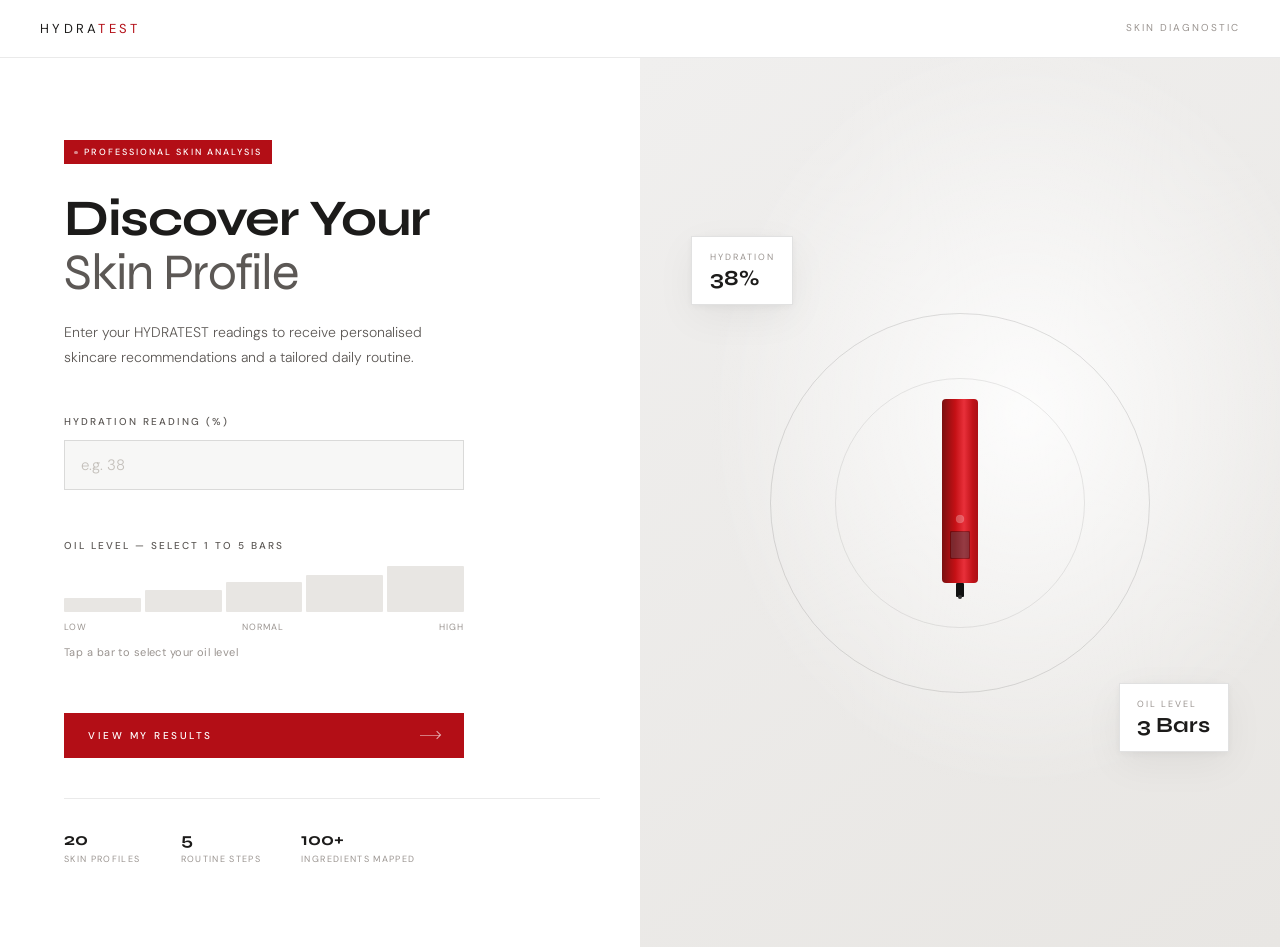
<file: index.html>
<!DOCTYPE html>
<html lang="en">
<head>
  <meta charset="UTF-8">
  <meta name="viewport" content="width=device-width, initial-scale=1.0">
  <title>HYDRATEST — Skin Diagnostic</title>
  <meta name="description" content="Enter your HYDRATEST readings to receive personalised skincare recommendations and routine guidance.">
  <link rel="preconnect" href="https://fonts.googleapis.com">
  <link href="https://fonts.googleapis.com/css2?family=DM+Sans:ital,opsz,wght@0,9..40,200;0,9..40,300;0,9..40,400;0,9..40,500;1,9..40,200&family=Syne:wght@400;500;600;700;800&display=swap" rel="stylesheet">
  <link rel="stylesheet" href="src/styles/global.css">
  <link rel="stylesheet" href="src/styles/home.css">
</head>
<body>
 
  <nav class="nav">
    <a class="logo" href="/">
      <span class="logo-product">HYDRA<span>TEST</span></span>
    </a>
    <div class="nav-right">Skin Diagnostic</div>
  </nav>
 
  <div class="hero">
 
    <!-- Left: form -->
    <div class="hero-left">
      <div class="fade-seq">
        <div class="red-tag">Professional Skin Analysis</div>
        <h1 class="hero-heading">Discover Your<br><em>Skin Profile</em></h1>
        <p class="hero-desc">Enter your HYDRATEST readings to receive personalised skincare recommendations and a tailored daily routine.</p>
 
        <form class="form-wrap" id="diagnostic-form" novalidate>
 
          <div class="form-field">
            <label class="form-label" for="hydration-input">Hydration Reading (%)</label>
            <input
              type="number"
              id="hydration-input"
              class="form-input"
              placeholder="e.g. 38"
              min="0" max="100"
              inputmode="numeric"
              autocomplete="off"
            >
            <div class="form-error" id="hydration-error" role="alert"></div>
          </div>
 
          <div class="form-field">
            <label class="form-label" id="oil-label">Oil Level — Select 1 to 5 Bars</label>
            <div class="oil-bars-wrap" role="group" aria-labelledby="oil-label">
              <div class="oil-bars" id="oil-bars">
                <button class="oil-bar-btn" data-bar="1" type="button" aria-label="1 bar — Low"></button>
                <button class="oil-bar-btn" data-bar="2" type="button" aria-label="2 bars — Medium"></button>
                <button class="oil-bar-btn" data-bar="3" type="button" aria-label="3 bars — Normal"></button>
                <button class="oil-bar-btn" data-bar="4" type="button" aria-label="4 bars — Normal/High"></button>
                <button class="oil-bar-btn" data-bar="5" type="button" aria-label="5 bars — High"></button>
              </div>
              <div class="oil-scale">
                <span>Low</span>
                <span>Normal</span>
                <span>High</span>
              </div>
              <div class="oil-reading" id="oil-reading">Tap a bar to select your oil level</div>
              <div class="form-error" id="oil-error" role="alert"></div>
            </div>
          </div>
 
          <button class="cta-btn" id="submit-btn" type="submit">
            <span>View My Results</span>
            <div class="cta-arrow"></div>
          </button>
 
        </form>
 
        <div class="trust-strip">
          <div class="trust-item">
            <div class="trust-num">20</div>
            <div class="trust-label">Skin Profiles</div>
          </div>
          <div class="trust-item">
            <div class="trust-num">5</div>
            <div class="trust-label">Routine Steps</div>
          </div>
          <div class="trust-item">
            <div class="trust-num">100+</div>
            <div class="trust-label">Ingredients Mapped</div>
          </div>
        </div>
      </div>
    </div>
 
    <!-- Right: device visual -->
    <div class="hero-right" aria-hidden="true">
      <div class="hero-circle"></div>
      <div class="hero-circle-2"></div>
      <div class="hero-right-inner">
        <div class="hero-device">
          <svg id="hydratest-device" width="52" height="200" viewBox="0 0 52 200" fill="none" xmlns="http://www.w3.org/2000/svg" aria-hidden="true">
            <defs>
              <linearGradient id="deviceGrad" x1="8" y1="0" x2="52" y2="0" gradientUnits="userSpaceOnUse">
                <stop offset="0%"   stop-color="#7A1010"/>
                <stop offset="30%"  stop-color="#C41015"/>
                <stop offset="50%"  stop-color="#E8303A"/>
                <stop offset="70%"  stop-color="#C01218"/>
                <stop offset="100%" stop-color="#8A0E12"/>
              </linearGradient>
            </defs>
 
            <!-- Body — full height, no cap -->
            <rect x="8" y="0" width="36" height="184" rx="4" fill="url(#deviceGrad)"/>
 
            <!-- Button — above screen -->
            <circle cx="26" cy="120" r="4" fill="rgba(255,255,255,0.25)" stroke="rgba(255,255,255,0.15)" stroke-width="0.5"/>
 
            <!-- Screen bezel -->
            <rect x="16" y="132" width="20" height="28" rx="1" fill="rgba(0,0,0,0.35)"/>
            <!-- Screen glass -->
            <rect x="17" y="133" width="18" height="26" rx="1" fill="rgba(150,220,240,0.15)"/>
 
            <!-- Bars — upside down pyramid, smallest at bottom, widest at top -->
            <rect id="dev-bar-1" x="24" y="158" width="6"  height="2" rx="0.4" fill="rgba(255,255,255,0.75)" opacity="0"/>
            <rect id="dev-bar-2" x="22" y="154" width="10" height="2" rx="0.4" fill="rgba(255,255,255,0.75)" opacity="0"/>
            <rect id="dev-bar-3" x="20" y="150" width="14" height="2" rx="0.4" fill="rgba(255,255,255,0.75)" opacity="0"/>
            <rect id="dev-bar-4" x="18" y="146" width="18" height="2" rx="0.4" fill="rgba(255,255,255,0.75)" opacity="0"/>
 
            <!-- Probe tip -->
            <rect x="22" y="184" width="8" height="14" rx="1" fill="#111"/>
            <circle cx="26" cy="198" r="2" fill="#333"/>
          </svg>
        </div>
      </div>
      <div class="hero-stat hero-stat-1">
        <div class="hero-stat-label">Hydration</div>
        <div class="hero-stat-value">38%</div>
      </div>
      <div class="hero-stat hero-stat-2">
        <div class="hero-stat-label">Oil Level</div>
        <div class="hero-stat-value">3 Bars</div>
      </div>
    </div>
 
  </div><!-- /hero -->
 
  <script type="module" src="src/pages/home.js"></script>
</body>
</html>
</file>
<file: src/styles/global.css>
/* =============================================
   HYDRATEST — Global Styles
   Shared across all pages
   ============================================= */

:root {
  /* Brand */
  --red:         #B30E16;
  --red-deep:    #98231D;

  /* Surface */
  --white:       #FFFFFF;
  --near-white:  #F7F7F6;
  --frost:       #F1F0EF;
  --light-grey:  #E8E6E3;
  --mid-grey:    #C4C0BB;

  /* Text */
  --text:        #1C1B1A;
  --text-sec:    #5C5855;
  --text-light:  #9A9490;

  /* Structure */
  --border:      rgba(28,27,26,0.09);
  --border-mid:  rgba(28,27,26,0.13);
  --shadow-card: 0 2px 8px rgba(0,0,0,0.05), 0 12px 40px rgba(0,0,0,0.05);

  /* Type */
  --font-head: 'Syne', sans-serif;
  --font-body: 'DM Sans', sans-serif;

  /* Layout */
  --nav-h: 58px;
  --max-w: 900px;
  --page-pad: 2.5rem;
}

/* ─── Reset ─── */
*, *::before, *::after { box-sizing: border-box; margin: 0; padding: 0; }
html { scroll-behavior: smooth; }

body {
  font-family: var(--font-body);
  background: var(--near-white);
  color: var(--text);
  font-size: 14px;
  line-height: 1.65;
  -webkit-font-smoothing: antialiased;
  overflow-x: hidden;
}

/* ─── Logo ─── */
.logo {
  display: inline-flex;
  align-items: center;
  text-decoration: none;
}

.logo-product {
  font-family: var(--font-body);
  font-size: 13px;
  font-weight: 400;
  letter-spacing: 0.25em;
  text-transform: uppercase;
  color: var(--text);
}

.logo-product span { color: var(--red); }

/* ─── Red pill tag ─── */
.red-tag {
  display: inline-flex;
  align-items: center;
  gap: 0.4rem;
  background: var(--red);
  color: #fff;
  font-family: var(--font-body);
  font-size: 9px;
  font-weight: 500;
  letter-spacing: 0.22em;
  text-transform: uppercase;
  padding: 0.3rem 0.65rem;
  white-space: nowrap;
}

.red-tag::before {
  content: '';
  width: 3.5px;
  height: 3.5px;
  background: rgba(255,255,255,0.5);
  border-radius: 50%;
  flex-shrink: 0;
}

/* ─── Scroll reveal ─── */
.reveal {
  opacity: 0;
  transform: translateY(12px);
  transition: opacity 0.55s ease, transform 0.55s ease;
}
.reveal.in {
  opacity: 1;
  transform: translateY(0);
}

/* ─── Print ─── */
@media print {
  .results-nav,
  .results-footer,
  .back-btn { display: none !important; }
  .r-section { break-inside: avoid; }
}

/* ─── Mobile shared ─── */
@media (max-width: 640px) {
  :root { --page-pad: 1.25rem; }
}
</file>
<file: src/styles/home.css>
/* =============================================
   HYDRATEST — Home Page Styles
   ============================================= */

/* ─── Nav ─── */
.nav {
  display: flex;
  justify-content: space-between;
  align-items: center;
  padding: 0 var(--page-pad);
  height: var(--nav-h);
  border-bottom: 1px solid var(--border);
  background: rgba(255,255,255,0.94);
  backdrop-filter: blur(12px);
  -webkit-backdrop-filter: blur(12px);
  position: sticky;
  top: 0;
  z-index: 100;
}

.nav-right {
  font-size: 10px;
  font-weight: 400;
  letter-spacing: 0.2em;
  text-transform: uppercase;
  color: var(--text-light);
}

/* ─── Hero grid ─── */
.hero {
  display: grid;
  grid-template-columns: 1fr 1fr;
  min-height: calc(100vh - var(--nav-h));
  background: var(--white);
}

.hero-left {
  display: flex;
  flex-direction: column;
  justify-content: center;
  padding: 5rem var(--page-pad) 5rem 4rem;
  position: relative;
  z-index: 2;
}

.hero-right {
  position: relative;
  background: var(--frost);
  display: flex;
  align-items: center;
  justify-content: center;
  overflow: hidden;
}

.hero-right::before {
  content: '';
  position: absolute;
  inset: 0;
  background:
    radial-gradient(ellipse 70% 60% at 60% 40%, rgba(255,255,255,0.88) 0%, transparent 70%),
    linear-gradient(145deg, #F0EFEE 0%, #E8E6E3 100%);
}

.hero-right-inner {
  position: relative;
  z-index: 2;
  display: flex;
  align-items: center;
  justify-content: center;
  width: 100%;
  height: 100%;
}

.hero-device { position: relative; z-index: 3; }

/* Decorative geometry */
.hero-circle, .hero-circle-2 {
  position: absolute;
  border-radius: 50%;
  top: 50%;
  left: 50%;
  transform: translate(-50%, -50%);
  pointer-events: none;
}
.hero-circle   { width: 380px; height: 380px; border: 1px solid var(--border-mid); }
.hero-circle-2 { width: 250px; height: 250px; border: 1px solid var(--border); }

/* Floating stat cards */
.hero-stat {
  position: absolute;
  background: var(--white);
  border: 1px solid var(--border-mid);
  padding: 0.85rem 1.1rem;
  z-index: 4;
  box-shadow: var(--shadow-card);
}
.hero-stat-label {
  font-size: 9px;
  letter-spacing: 0.22em;
  text-transform: uppercase;
  color: var(--text-light);
  margin-bottom: 0.2rem;
}
.hero-stat-value {
  font-family: var(--font-head);
  font-size: 1.35rem;
  font-weight: 700;
  color: var(--text);
  line-height: 1;
}
.hero-stat-1 { top: 20%; left: 8%; }
.hero-stat-2 { bottom: 22%; right: 8%; }

/* ─── Hero text ─── */
.fade-seq > * {
  opacity: 0;
  animation: fadeUp 0.65s ease forwards;
}
.fade-seq > *:nth-child(1) { animation-delay: 0.05s; }
.fade-seq > *:nth-child(2) { animation-delay: 0.15s; }
.fade-seq > *:nth-child(3) { animation-delay: 0.25s; }
.fade-seq > *:nth-child(4) { animation-delay: 0.38s; }
.fade-seq > *:nth-child(5) { animation-delay: 0.52s; }

@keyframes fadeUp {
  from { opacity: 0; transform: translateY(14px); }
  to   { opacity: 1; transform: translateY(0); }
}

.red-tag { margin-bottom: 1.75rem; }

.hero-heading {
  font-family: var(--font-head);
  font-size: clamp(2.5rem, 4vw, 3.6rem);
  font-weight: 700;
  line-height: 1.05;
  letter-spacing: -0.025em;
  color: var(--text);
  margin-bottom: 1.25rem;
}
.hero-heading em {
  font-style: normal;
  color: var(--text-sec);
  font-weight: 400;
}

.hero-desc {
  font-size: 14px;
  font-weight: 300;
  color: var(--text-sec);
  max-width: 380px;
  line-height: 1.8;
  margin-bottom: 2.75rem;
}

/* ─── Form ─── */
.form-wrap { width: 100%; max-width: 400px; }

.form-field { margin-bottom: 1.75rem; }

.form-label {
  display: block;
  font-size: 10px;
  font-weight: 500;
  letter-spacing: 0.2em;
  text-transform: uppercase;
  color: var(--text-sec);
  margin-bottom: 0.6rem;
}

.form-input {
  width: 100%;
  background: var(--near-white);
  border: 1px solid var(--border-mid);
  color: var(--text);
  font-family: var(--font-body);
  font-size: 15px;
  font-weight: 300;
  padding: 0.85rem 1rem;
  outline: none;
  transition: border-color 0.2s, background 0.2s;
  -webkit-appearance: none;
  appearance: none;
  border-radius: 0;
}
.form-input:focus { border-color: var(--red); background: var(--white); }
.form-input::placeholder { color: var(--mid-grey); }

/* Oil bars */
.oil-bars {
  display: flex;
  gap: 4px;
  align-items: flex-end;
  height: 48px;
}

.oil-bar-btn {
  flex: 1;
  background: var(--light-grey);
  border: none;
  cursor: pointer;
  transition: background 0.15s, transform 0.1s;
  border-radius: 1px;
}
.oil-bar-btn:nth-child(1) { height: 30%; }
.oil-bar-btn:nth-child(2) { height: 46%; }
.oil-bar-btn:nth-child(3) { height: 62%; }
.oil-bar-btn:nth-child(4) { height: 78%; }
.oil-bar-btn:nth-child(5) { height: 96%; }

.oil-bar-btn.filled { background: rgba(179,14,22,0.22); }
.oil-bar-btn.active { background: var(--red); }
.oil-bar-btn:hover:not(.active) { background: rgba(179,14,22,0.14); }

.oil-scale {
  display: flex;
  justify-content: space-between;
  margin-top: 0.5rem;
}
.oil-scale span {
  font-size: 9px;
  letter-spacing: 0.12em;
  color: var(--text-light);
  text-transform: uppercase;
}

.oil-reading {
  margin-top: 0.5rem;
  font-size: 11px;
  color: var(--text-light);
  letter-spacing: 0.04em;
  min-height: 16px;
}
.oil-reading strong { color: var(--text); font-weight: 500; }

.form-error {
  font-size: 10px;
  color: var(--red);
  letter-spacing: 0.04em;
  margin-top: 0.4rem;
  min-height: 14px;
}

/* CTA */
.cta-btn {
  display: inline-flex;
  align-items: center;
  justify-content: space-between;
  width: 100%;
  gap: 1rem;
  background: var(--red);
  color: #fff;
  border: none;
  font-family: var(--font-body);
  font-size: 10px;
  font-weight: 500;
  letter-spacing: 0.25em;
  text-transform: uppercase;
  padding: 1rem 1.5rem;
  cursor: pointer;
  transition: background 0.2s, transform 0.15s;
  margin-top: 0.25rem;
}
.cta-btn:hover { background: var(--red-deep); transform: translateY(-1px); }
.cta-btn:active { transform: translateY(0); }

.cta-arrow {
  width: 20px;
  height: 1px;
  background: rgba(255,255,255,0.45);
  position: relative;
  flex-shrink: 0;
}
.cta-arrow::after {
  content: '';
  position: absolute;
  right: 0;
  top: -3px;
  width: 6px;
  height: 6px;
  border-right: 1px solid rgba(255,255,255,0.65);
  border-top: 1px solid rgba(255,255,255,0.65);
  transform: rotate(45deg);
}

/* Trust strip */
.trust-strip {
  display: flex;
  gap: 2.5rem;
  margin-top: 2.5rem;
  padding-top: 2rem;
  border-top: 1px solid var(--border);
}
.trust-num {
  font-family: var(--font-head);
  font-size: 1.1rem;
  font-weight: 700;
  color: var(--text);
  line-height: 1;
  margin-bottom: 0.2rem;
}
.trust-label {
  font-size: 9px;
  letter-spacing: 0.15em;
  text-transform: uppercase;
  color: var(--text-light);
}

/* ─── Device animations ─── */
@keyframes deviceSpin {
  0%   { transform: rotate(0deg); }
  100% { transform: rotate(360deg); }
}

@keyframes barPop {
  0%   { opacity: 0; transform: scaleY(0.4); }
  60%  { opacity: 1; transform: scaleY(1.1); }
  100% { opacity: 1; transform: scaleY(1); }
}

/* ─── Mobile ─── */
@media (max-width: 768px) {
  .hero {
    grid-template-columns: 1fr;
    min-height: auto;
  }
  .hero-right {
    height: 220px;
    order: -1;
  }
  .hero-left {
    padding: 3rem var(--page-pad) 4rem;
  }
  .hero-stat { display: none; }
  .trust-strip { gap: 1.5rem; }
}
</file>
<file: src/styles/results.css>
/* =============================================
   HYDRATEST — Results Page Styles
   ============================================= */

/* ─── Nav ─── */
.results-nav {
  display: flex;
  justify-content: space-between;
  align-items: center;
  padding: 0 var(--page-pad);
  height: var(--nav-h);
  border-bottom: 1px solid var(--border);
  background: rgba(247,247,246,0.96);
  backdrop-filter: blur(12px);
  -webkit-backdrop-filter: blur(12px);
  position: sticky;
  top: 0;
  z-index: 100;
}

.back-btn {
  font-size: 10px;
  letter-spacing: 0.18em;
  text-transform: uppercase;
  color: var(--text-light);
  text-decoration: none;
  font-family: var(--font-body);
  font-weight: 400;
  transition: color 0.2s;
}
.back-btn:hover { color: var(--text); }

/* ─── Results header ─── */
.results-header {
  background: var(--white);
  border-bottom: 1px solid var(--border);
  padding: 3.5rem var(--page-pad) 0;
}
.results-header-inner {
  max-width: var(--max-w);
  margin: 0 auto;
}

.red-tag { margin-bottom: 1.25rem; }

.results-main-title {
  font-family: var(--font-head);
  font-size: clamp(2rem, 4vw, 3rem);
  font-weight: 700;
  letter-spacing: -0.025em;
  color: var(--text);
  line-height: 1.05;
  margin-bottom: 2.5rem;
}

/* Readings grid */
.readings-grid {
  display: flex;
  border-top: 1px solid var(--border);
  border-left: 1px solid var(--border);
}
.reading-cell {
  flex: 1;
  padding: 1.25rem 1.5rem;
  border-right: 1px solid var(--border);
  border-bottom: 1px solid var(--border);
}
.reading-cell-label {
  font-size: 9px;
  letter-spacing: 0.22em;
  text-transform: uppercase;
  color: var(--text-light);
  margin-bottom: 0.5rem;
}
.reading-cell-value {
  font-family: var(--font-head);
  font-size: 1.5rem;
  font-weight: 700;
  color: var(--text);
  line-height: 1;
  margin-bottom: 0.25rem;
}
.reading-cell-value--sm {
  font-size: 1rem;
  padding-top: 0.2rem;
}
.reading-cell-sub {
  font-size: 10px;
  letter-spacing: 0.1em;
  color: var(--text-sec);
  text-transform: uppercase;
}

/* Oil mini bars */
.oil-mini-bars {
  display: flex;
  align-items: flex-end;
  gap: 2px;
  margin-bottom: 0.3rem;
}
.oil-mini-bar {
  width: 5px;
  background: var(--light-grey);
  border-radius: 1px;
}
.oil-mini-bar.lit  { background: var(--red); }
.oil-mini-bar:nth-child(1) { height: 6px; }
.oil-mini-bar:nth-child(2) { height: 9px; }
.oil-mini-bar:nth-child(3) { height: 12px; }
.oil-mini-bar:nth-child(4) { height: 15px; }
.oil-mini-bar:nth-child(5) { height: 18px; }

/* ─── Results body ─── */
.results-body {
  max-width: var(--max-w);
  margin: 0 auto;
  padding: 0 var(--page-pad) 5rem;
}

.r-section {
  padding: 3.5rem 0;
  border-bottom: 1px solid var(--border);
}
.r-section:last-child { border-bottom: none; }

.r-eyebrow {
  display: inline-flex;
  align-items: center;
  gap: 0.5rem;
  font-size: 9px;
  font-weight: 500;
  letter-spacing: 0.28em;
  text-transform: uppercase;
  color: var(--red);
  margin-bottom: 0.85rem;
}

.r-section-title {
  font-family: var(--font-head);
  font-size: clamp(1.25rem, 2.5vw, 1.7rem);
  font-weight: 600;
  letter-spacing: -0.015em;
  color: var(--text);
  margin-bottom: 1.25rem;
  line-height: 1.15;
}

.r-body {
  font-size: 13.5px;
  font-weight: 300;
  color: var(--text-sec);
  line-height: 1.85;
  max-width: 620px;
}
.r-body--flush { margin-bottom: 0; }

/* Indicators */
.indicators {
  display: grid;
  grid-template-columns: 1fr 1fr;
  gap: 1px;
  background: var(--border);
  border: 1px solid var(--border);
  margin-top: 2rem;
  overflow: hidden;
}
.indicator {
  background: var(--white);
  padding: 1.5rem;
}
.ind-label {
  font-size: 9px;
  letter-spacing: 0.22em;
  text-transform: uppercase;
  color: var(--text-light);
  margin-bottom: 0.85rem;
}
.ind-track {
  height: 2px;
  background: var(--light-grey);
  margin-bottom: 0.6rem;
}
.ind-fill {
  height: 100%;
  background: var(--red);
  width: 0;
  transition: width 1.2s cubic-bezier(0.25, 1, 0.5, 1);
}
.ind-value {
  font-size: 11px;
  font-weight: 500;
  color: var(--text);
  letter-spacing: 0.04em;
}

/* Routine */
.routine-list {
  margin-top: 1.75rem;
  border: 1px solid var(--border);
  overflow: hidden;
}
.routine-item {
  display: grid;
  grid-template-columns: 48px 80px 1fr;
  align-items: start;
  border-bottom: 1px solid var(--border);
  background: var(--white);
  transition: background 0.15s;
}
.routine-item:last-child { border-bottom: none; }
.routine-item:hover { background: var(--near-white); }

.r-num {
  font-family: var(--font-head);
  font-size: 0.8rem;
  font-weight: 700;
  color: var(--mid-grey);
  padding: 1.5rem 0 1.5rem 1.5rem;
  line-height: 1;
}
.r-step-tag {
  padding: 1.5rem 0.5rem;
}
.r-step-label {
  display: inline-block;
  background: var(--red);
  color: #fff;
  font-size: 8px;
  font-weight: 500;
  letter-spacing: 0.2em;
  text-transform: uppercase;
  padding: 0.2rem 0.45rem;
}
.r-step-body {
  padding: 1.5rem 1.5rem 1.5rem 0;
}
.r-step-name {
  font-family: var(--font-head);
  font-size: 0.95rem;
  font-weight: 600;
  color: var(--text);
  margin-bottom: 0.35rem;
  letter-spacing: -0.01em;
}
.r-step-desc {
  font-size: 12px;
  font-weight: 300;
  color: var(--text-sec);
  line-height: 1.7;
}

/* Ingredients */
.ingredients-grid {
  display: grid;
  grid-template-columns: repeat(auto-fill, minmax(130px, 1fr));
  gap: 1px;
  background: var(--border);
  border: 1px solid var(--border);
  margin-top: 1.5rem;
  overflow: hidden;
}
.ing-card {
  background: var(--white);
  padding: 1.25rem;
  transition: background 0.15s;
}
.ing-card:hover { background: var(--near-white); }
.ing-dot {
  width: 5px;
  height: 5px;
  background: var(--red);
  border-radius: 50%;
  margin-bottom: 0.75rem;
}
.ing-name {
  font-family: var(--font-head);
  font-size: 12px;
  font-weight: 600;
  color: var(--text);
  margin-bottom: 0.2rem;
  line-height: 1.25;
  letter-spacing: -0.01em;
}
.ing-role {
  font-size: 10px;
  font-weight: 300;
  color: var(--text-light);
  line-height: 1.4;
}

/* Expert note */
.expert-note {
  background: var(--white);
  border: 1px solid var(--border);
  border-left: 2px solid var(--red);
  padding: 2rem 2rem 2rem 1.75rem;
}
.expert-note-label {
  font-size: 9px;
  letter-spacing: 0.25em;
  text-transform: uppercase;
  color: var(--red);
  margin-bottom: 0.75rem;
  font-weight: 500;
}
.expert-note-text {
  font-size: 13px;
  font-weight: 300;
  color: var(--text-sec);
  line-height: 1.85;
}

/* ─── Footer ─── */
.results-footer {
  background: var(--white);
  border-top: 1px solid var(--border);
  padding: 4rem var(--page-pad);
}
.results-footer-inner {
  max-width: var(--max-w);
  margin: 0 auto;
  display: flex;
  align-items: center;
  justify-content: space-between;
  gap: 2rem;
  flex-wrap: wrap;
}
.footer-title {
  font-family: var(--font-head);
  font-size: clamp(1.4rem, 2.5vw, 1.85rem);
  font-weight: 700;
  letter-spacing: -0.02em;
  color: var(--text);
  line-height: 1.1;
  margin-top: 0.85rem;
}
.footer-sub {
  font-size: 12px;
  font-weight: 300;
  color: var(--text-light);
  margin-top: 0.75rem;
  max-width: 340px;
  line-height: 1.7;
}
.footer-btns {
  display: flex;
  gap: 0.75rem;
  flex-wrap: wrap;
  align-items: center;
}

.btn-red {
  display: inline-flex;
  align-items: center;
  gap: 0.6rem;
  background: var(--red);
  color: #fff;
  border: none;
  font-family: var(--font-body);
  font-size: 10px;
  font-weight: 500;
  letter-spacing: 0.22em;
  text-transform: uppercase;
  padding: 0.9rem 1.5rem;
  cursor: pointer;
  text-decoration: none;
  transition: background 0.2s;
}
.btn-red:hover { background: var(--red-deep); }

.btn-ghost {
  display: inline-flex;
  align-items: center;
  background: transparent;
  color: var(--text-sec);
  border: 1px solid var(--border-mid);
  font-family: var(--font-body);
  font-size: 10px;
  font-weight: 400;
  letter-spacing: 0.2em;
  text-transform: uppercase;
  padding: 0.9rem 1.5rem;
  cursor: pointer;
  transition: border-color 0.2s, color 0.2s;
}
.btn-ghost:hover { border-color: var(--text); color: var(--text); }

/* ─── Mobile ─── */
@media (max-width: 640px) {
  .readings-grid { flex-wrap: wrap; }
  .reading-cell  { min-width: 50%; }

  .routine-item   { grid-template-columns: 36px 58px 1fr; }
  .r-num          { font-size: 0.7rem; padding: 1.25rem 0 1.25rem 1rem; }
  .r-step-body    { padding: 1.25rem 1rem 1.25rem 0; }

  .indicators     { grid-template-columns: 1fr; }

  .results-footer-inner { flex-direction: column; align-items: flex-start; }
  .footer-btns    { width: 100%; }
  .btn-red, .btn-ghost { flex: 1; justify-content: center; }
}
</file>
